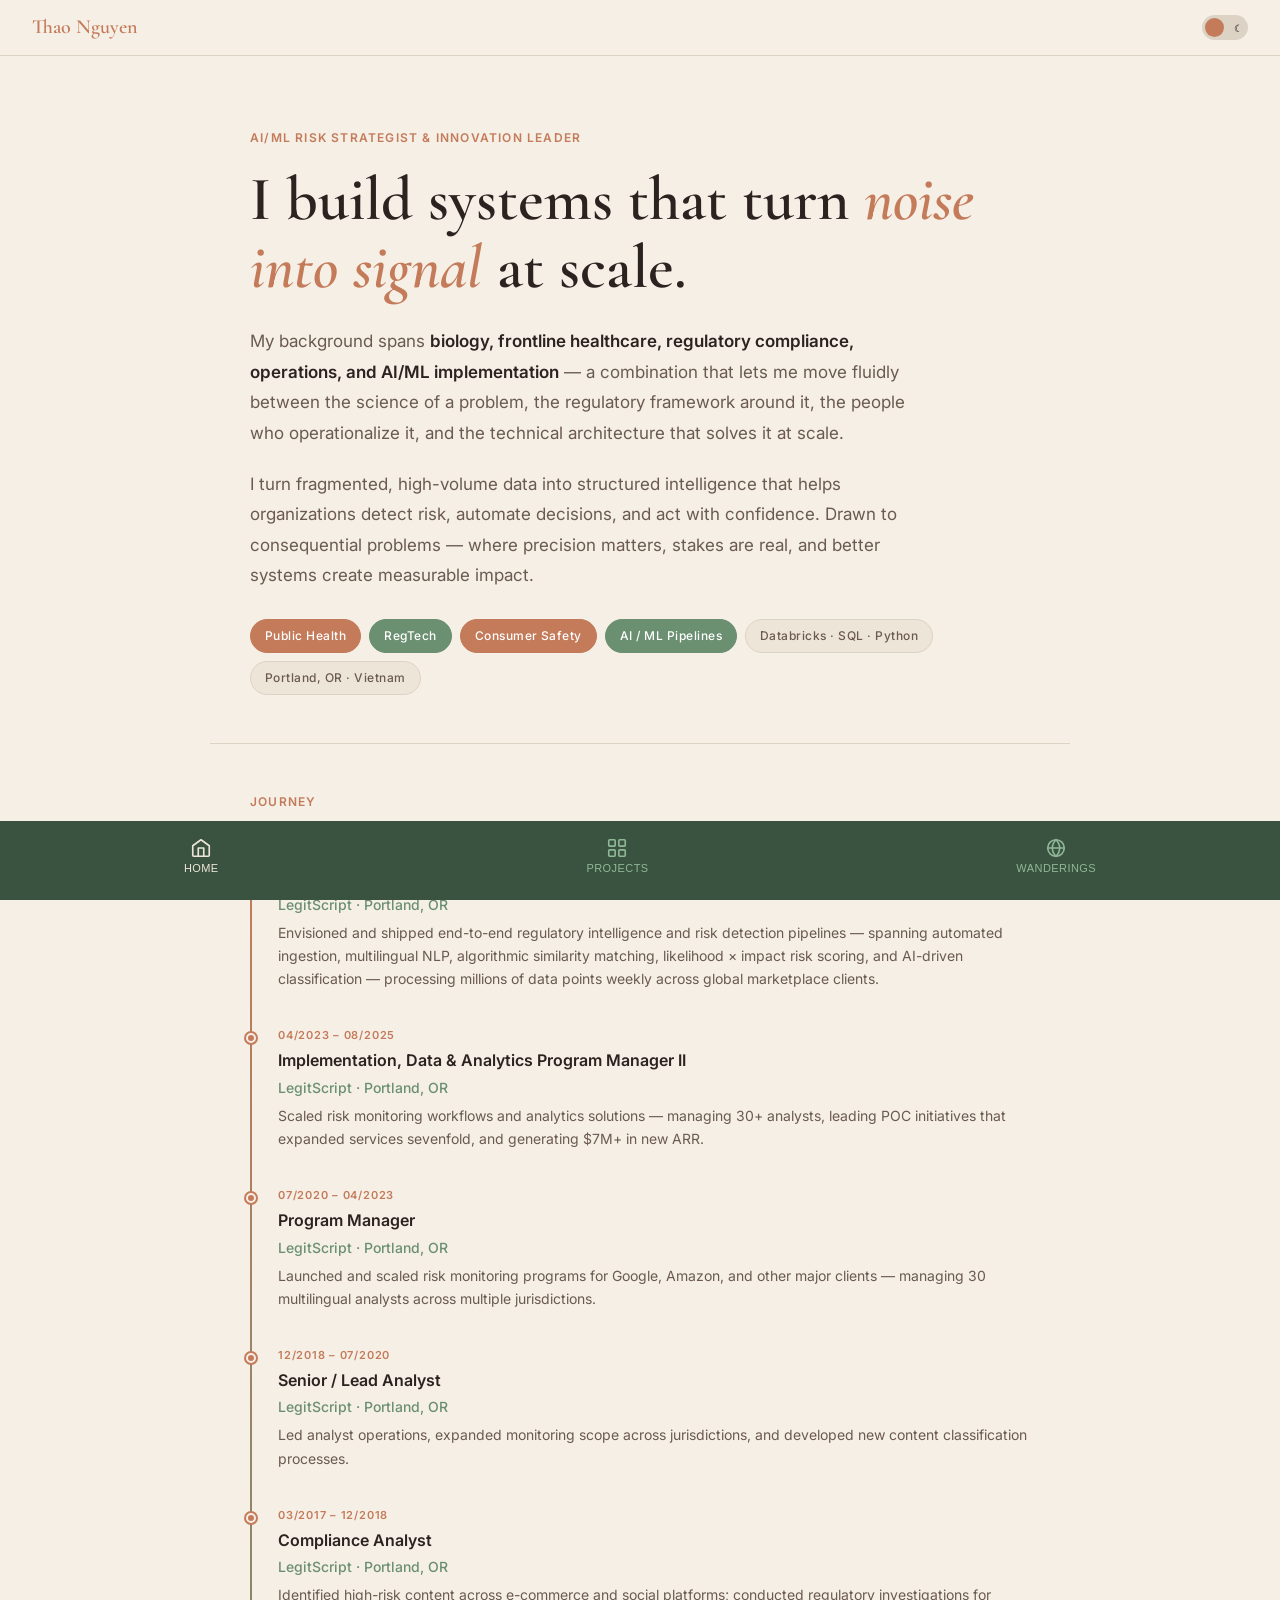
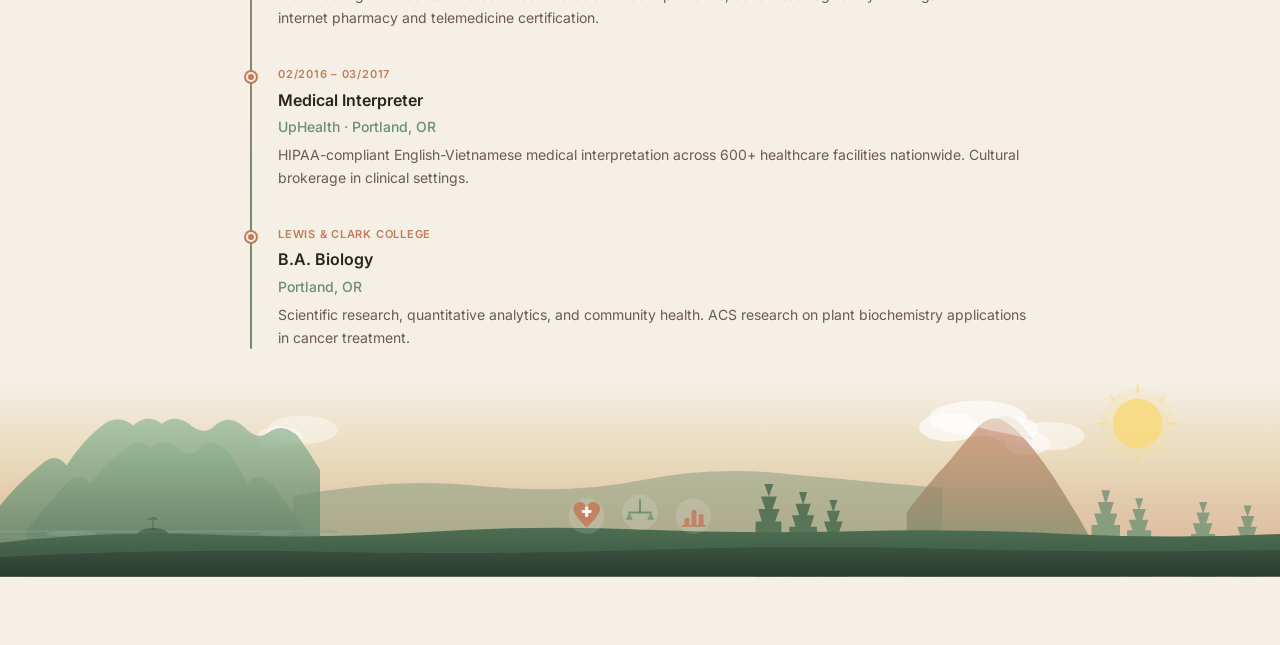
<file: index.html>
<!doctype html>
<html lang="en" data-theme="light">
<head>
  <meta charset="utf-8">
  <meta name="viewport" content="width=device-width, initial-scale=1">
  <title>Thao Nguyen</title>
  <meta name="description" content="AI/ML Risk Strategist & Innovation Leader — public health, RegTech, consumer safety.">
  <link rel="preconnect" href="https://fonts.googleapis.com">
  <link rel="stylesheet" href="https://fonts.googleapis.com/css2?family=Cormorant+Garamond:ital,wght@0,400;0,600;1,400&family=Inter:wght@400;500;600&display=swap">
  <style>
    :root {
      --bg:#F5EFE6;--bg2:#EDE5D8;--card:#FFFDF9;--border:#DDD3C4;
      --text:#2C2220;--text2:#6B5A50;--terra:#C47B5A;--terra-d:#A35E3E;
      --sage:#6B8F71;--sage-d:#4D6E52;
      --land1:#6B8F71;--land2:#4D6E52;--land3:#3A5240;
      --peak:#8FB896;--peak2:#C47B5A;--toggle-bg:#DDD3C4;
      --sky-top-light:#C9DFF0;--sky-bot-light:#E8C9A0;
      --sky-top-dark:#0A0814;--sky-bot-dark:#1A1228;
    }
    [data-theme="dark"] {
      --bg:#1A1512;--bg2:#221C18;--card:#2A2018;--border:#3D3028;
      --text:#EDE5D8;--text2:#A8957F;--terra:#D4896A;--terra-d:#C47B5A;
      --sage:#8FB896;--sage-d:#6B8F71;
      --land1:#2D4A32;--land2:#1E3322;--land3:#142416;
      --peak:#4D6E52;--peak2:#8B5A3E;--toggle-bg:#3D3028;
    }
    *,*::before,*::after{box-sizing:border-box;margin:0;padding:0}
    html{scroll-behavior:smooth}
    body{font-family:'Inter',sans-serif;font-size:16px;line-height:1.65;color:var(--text);background:var(--bg);min-height:100vh;display:flex;flex-direction:column;transition:background .35s,color .35s}

    /* ── TOPBAR ── */
    .topbar{position:sticky;top:0;z-index:100;background:color-mix(in srgb,var(--bg) 90%,transparent);backdrop-filter:blur(14px);border-bottom:1px solid var(--border);padding:0 32px;display:flex;align-items:center;justify-content:space-between;height:56px}
    .topbar-name{font-family:'Cormorant Garamond',serif;font-size:20px;font-weight:600;color:var(--terra);text-decoration:none}
    .toggle-btn{background:var(--toggle-bg);border:none;border-radius:999px;width:46px;height:25px;cursor:pointer;position:relative;transition:background .3s;flex-shrink:0}
    .toggle-btn::after{content:'';position:absolute;top:3px;left:3px;width:19px;height:19px;border-radius:50%;background:var(--terra);transition:transform .3s}
    [data-theme="dark"] .toggle-btn::after{transform:translateX(21px)}
    .toggle-icon{position:absolute;top:50%;transform:translateY(-50%);font-size:10px;pointer-events:none}
    .toggle-icon.sun{left:6px}.toggle-icon.moon{right:5px}

    /* ── PANELS ── */
    main{flex:1}
    .tab-panel{display:none}
    .tab-panel.active{display:block}

    /* ── HOME ── */
    .home-hero{padding:72px 40px 48px;max-width:860px;margin:0 auto}
    .eyebrow{font-size:12px;font-weight:600;letter-spacing:.1em;text-transform:uppercase;color:var(--terra);margin-bottom:18px;display:block}
    .home-hero h1{font-family:'Cormorant Garamond',serif;font-size:clamp(38px,6vw,62px);font-weight:600;line-height:1.1;color:var(--text);margin-bottom:24px}
    .home-hero h1 em{font-style:italic;color:var(--terra)}
    .home-hero .bio{font-size:17px;line-height:1.8;color:var(--text2);max-width:680px;margin-bottom:20px}
    .home-hero .bio strong{color:var(--text);font-weight:600}
    .pill-row{display:flex;flex-wrap:wrap;gap:8px;margin-top:28px}
    .pill{background:var(--bg2);border:1px solid var(--border);color:var(--text2);font-size:12px;font-weight:500;letter-spacing:.04em;padding:6px 14px;border-radius:999px}
    .pill.accent{background:var(--terra);color:#fff;border-color:var(--terra)}
    .pill.sage{background:var(--sage);color:#fff;border-color:var(--sage)}

    /* ── TIMELINE ── */
    .section-wrap{padding:48px 40px 32px;max-width:860px;margin:0 auto;border-top:1px solid var(--border)}
    .section-label{font-size:12px;font-weight:600;letter-spacing:.1em;text-transform:uppercase;color:var(--terra);margin-bottom:32px;display:block}
    .timeline{position:relative;padding-left:28px}
    .timeline::before{content:'';position:absolute;left:0;top:6px;bottom:0;width:2px;background:linear-gradient(to bottom,var(--terra),var(--sage));border-radius:2px}
    .tl-item{position:relative;margin-bottom:36px}
    .tl-item:last-child{margin-bottom:0}
    .tl-item::before{content:'';position:absolute;left:-32px;top:7px;width:10px;height:10px;border-radius:50%;background:var(--terra);border:2px solid var(--bg);box-shadow:0 0 0 2px var(--terra)}
    .tl-date{font-size:11px;font-weight:600;letter-spacing:.07em;text-transform:uppercase;color:var(--terra);margin-bottom:3px}
    .tl-role{font-size:16px;font-weight:600;color:var(--text);margin-bottom:2px}
    .tl-org{font-size:14px;color:var(--sage);font-weight:500;margin-bottom:5px}
    .tl-desc{font-size:14px;color:var(--text2);line-height:1.65}

    /* ── PROJECTS ── */
    .projects-section{padding:56px 40px 40px;max-width:1040px;margin:0 auto}
    .projects-grid{display:grid;grid-template-columns:repeat(auto-fill,minmax(280px,1fr));gap:20px;margin-top:8px}
    .proj-card{background:var(--card);border:1px solid var(--border);border-radius:14px;padding:28px 26px;text-decoration:none;color:var(--text);display:flex;flex-direction:column;gap:12px;transition:transform .25s,box-shadow .25s,border-color .25s}
    .proj-card:hover{transform:translateY(-4px);box-shadow:0 12px 32px color-mix(in srgb,var(--terra) 14%,transparent);border-color:var(--terra)}
    .proj-icon{width:44px;height:44px;border-radius:10px;background:color-mix(in srgb,var(--terra) 12%,var(--bg));display:flex;align-items:center;justify-content:center;font-size:22px}
    .proj-card h3{font-size:17px;font-weight:600;line-height:1.3}
    .proj-card p{font-size:14px;color:var(--text2);line-height:1.65;flex:1}
    .proj-tags{display:flex;flex-wrap:wrap;gap:6px}
    .proj-tag{font-size:11px;font-weight:500;padding:3px 10px;border-radius:999px;background:var(--bg2);color:var(--text2);border:1px solid var(--border)}
    .proj-link{font-size:13px;font-weight:600;color:var(--terra)}
    .proj-status{display:inline-block;font-size:10px;font-weight:600;letter-spacing:.06em;text-transform:uppercase;padding:3px 9px;border-radius:999px;background:color-mix(in srgb,var(--sage) 15%,var(--bg));color:var(--sage-d);border:1px solid color-mix(in srgb,var(--sage) 28%,transparent)}
    .pub-list{display:flex;flex-direction:column}
    .pub-item{padding:20px 0;border-bottom:1px solid var(--border);display:flex;flex-direction:column;gap:5px}
    .pub-item:last-child{border-bottom:none}
    .pub-date{font-size:11px;font-weight:600;letter-spacing:.07em;text-transform:uppercase;color:var(--terra)}
    .pub-title{font-size:16px;font-weight:600;color:var(--text);line-height:1.3;text-decoration:none}
    a.pub-title:hover{color:var(--terra)}
    .pub-role{font-size:13px;color:var(--text2)}

    /* ── WANDERINGS ── */
    .wanderings-section{padding:56px 40px 40px;max-width:960px;margin:0 auto}
    .wander-intro{font-size:17px;color:var(--text2);line-height:1.8;max-width:620px;margin-bottom:40px}
    .sub-label{font-size:12px;font-weight:600;letter-spacing:.1em;text-transform:uppercase;color:var(--terra);margin:36px 0 14px;display:block}
    .sub-label:first-of-type{margin-top:0}
    .flags-grid{display:grid;grid-template-columns:repeat(auto-fill,minmax(105px,1fr));gap:10px}
    .flag-item{display:flex;flex-direction:column;align-items:center;gap:5px;padding:14px 6px;background:var(--card);border:1px solid var(--border);border-radius:12px;transition:transform .2s,border-color .2s}
    .flag-item:hover{transform:translateY(-2px);border-color:var(--terra)}
    .flag-item.home-flag{border-color:var(--sage);background:color-mix(in srgb,var(--sage) 8%,var(--card))}
    .flag-emoji{font-size:30px;line-height:1}
    .flag-name{font-size:11px;font-weight:500;color:var(--text);text-align:center;line-height:1.3}
    .flag-tag{font-size:9px;font-weight:600;letter-spacing:.06em;text-transform:uppercase;color:var(--sage);background:color-mix(in srgb,var(--sage) 12%,var(--bg));padding:2px 7px;border-radius:999px}
    .parks-wrap{background:var(--card);border:1px solid var(--border);border-radius:14px;padding:24px;margin-bottom:8px}
    .parks-grid{display:flex;flex-wrap:wrap;gap:8px;margin-top:12px}
    .park-pill{background:var(--bg2);border:1px solid var(--border);color:var(--text2);font-size:12px;font-weight:500;padding:5px 12px;border-radius:999px}
    .wander-grid{display:grid;grid-template-columns:repeat(auto-fill,minmax(240px,1fr));gap:16px;margin-top:4px}
    .wander-card{background:var(--card);border:1px solid var(--border);border-radius:14px;padding:24px;display:flex;flex-direction:column;gap:10px;transition:border-color .2s,transform .2s}
    .wander-card:hover{border-color:var(--terra);transform:translateY(-2px)}
    .wander-cat{font-size:11px;font-weight:600;letter-spacing:.08em;text-transform:uppercase;color:var(--sage)}
    .wander-card h3{font-family:'Cormorant Garamond',serif;font-size:20px;font-weight:600;line-height:1.3;color:var(--text)}
    .wander-card p{font-size:14px;color:var(--text2);line-height:1.65}
    .wander-coming{font-size:12px;font-weight:500;color:var(--terra)}

    /* ── LANDSCAPE FOOTER ── */
    /* Key: background matches --bg so SVG blends into page seamlessly */
    .site-footer{
      position:relative;
      width:100%;
      /* sky gradient that starts from page bg color and transitions into the landscape sky */
      background:linear-gradient(to bottom, var(--bg) 0%, var(--bg) 20%, transparent 100%);
      margin-top:auto;
    }
    .landscape-svg-wrap{
      display:block;
      width:100%;
      line-height:0; /* removes inline gap */
    }
    .landscape-svg-wrap svg{
      width:100%;
      height:auto;
      display:block;
    }
    /* The sky inside the SVG fades from --bg at the top so it merges with the page */
    .tab-row{
      position:fixed;
      bottom:0;
      left:0;
      right:0;
      z-index:200;
      display:flex;
      justify-content:space-around;
      align-items:center;
      padding:10px 0 20px;
      background:var(--land3);
    }
    /* space at bottom of page so content never hides behind the fixed tab bar */
    body { padding-bottom: 68px; }
    .tab-btn{display:flex;flex-direction:column;align-items:center;gap:3px;background:none;border:none;cursor:pointer;color:#8FB896;transition:color .2s;padding:6px 20px;border-radius:12px}
    .tab-btn:hover,.tab-btn.active{color:#EDE5D8}
    .tab-btn svg{width:22px;height:22px}
    .tab-label{font-size:11px;font-weight:500;letter-spacing:.04em;text-transform:uppercase}

    /* sky show/hide */
    .sky-light{display:block}.sky-dark{display:none}
    [data-theme="dark"] .sky-light{display:none}
    [data-theme="dark"] .sky-dark{display:block}

    @media(max-width:640px){
      .topbar{padding:0 18px}
      .home-hero,.section-wrap,.projects-section,.wanderings-section{padding-left:20px;padding-right:20px}
      .home-hero{padding-top:48px}
    }
  </style>
</head>
<body>

<nav class="topbar">
  <span class="topbar-name">Thao Nguyen</span>
  <button class="toggle-btn" id="themeToggle" aria-label="Toggle dark mode">
    <span class="toggle-icon sun">☀</span>
    <span class="toggle-icon moon">☾</span>
  </button>
</nav>

<main>

  <!-- HOME -->
  <div class="tab-panel active" id="panel-home">
    <div class="home-hero">
      <span class="eyebrow">AI/ML Risk Strategist &amp; Innovation Leader</span>
      <h1>I build systems that turn <em>noise into signal</em> at scale.</h1>
      <p class="bio">My background spans <strong>biology, frontline healthcare, regulatory compliance, operations, and AI/ML implementation</strong> — a combination that lets me move fluidly between the science of a problem, the regulatory framework around it, the people who operationalize it, and the technical architecture that solves it at scale.</p>
      <p class="bio">I turn fragmented, high-volume data into structured intelligence that helps organizations detect risk, automate decisions, and act with confidence. Drawn to consequential problems — where precision matters, stakes are real, and better systems create measurable impact.</p>
      <div class="pill-row">
        <span class="pill accent">Public Health</span>
        <span class="pill sage">RegTech</span>
        <span class="pill accent">Consumer Safety</span>
        <span class="pill sage">AI / ML Pipelines</span>
        <span class="pill">Databricks · SQL · Python</span>
        <span class="pill">Portland, OR · Vietnam</span>
      </div>
    </div>
    <div class="section-wrap">
      <span class="section-label">Journey</span>
      <div class="timeline">
        <div class="tl-item"><div class="tl-date">09/2025 – Present</div><div class="tl-role">Operational Change &amp; Innovation Manager</div><div class="tl-org">LegitScript · Portland, OR</div><div class="tl-desc">Envisioned and shipped end-to-end regulatory intelligence and risk detection pipelines — spanning automated ingestion, multilingual NLP, algorithmic similarity matching, likelihood × impact risk scoring, and AI-driven classification — processing millions of data points weekly across global marketplace clients.</div></div>
        <div class="tl-item"><div class="tl-date">04/2023 – 08/2025</div><div class="tl-role">Implementation, Data &amp; Analytics Program Manager II</div><div class="tl-org">LegitScript · Portland, OR</div><div class="tl-desc">Scaled risk monitoring workflows and analytics solutions — managing 30+ analysts, leading POC initiatives that expanded services sevenfold, and generating $7M+ in new ARR.</div></div>
        <div class="tl-item"><div class="tl-date">07/2020 – 04/2023</div><div class="tl-role">Program Manager</div><div class="tl-org">LegitScript · Portland, OR</div><div class="tl-desc">Launched and scaled risk monitoring programs for Google, Amazon, and other major clients — managing 30 multilingual analysts across multiple jurisdictions.</div></div>
        <div class="tl-item"><div class="tl-date">12/2018 – 07/2020</div><div class="tl-role">Senior / Lead Analyst</div><div class="tl-org">LegitScript · Portland, OR</div><div class="tl-desc">Led analyst operations, expanded monitoring scope across jurisdictions, and developed new content classification processes.</div></div>
        <div class="tl-item"><div class="tl-date">03/2017 – 12/2018</div><div class="tl-role">Compliance Analyst</div><div class="tl-org">LegitScript · Portland, OR</div><div class="tl-desc">Identified high-risk content across e-commerce and social platforms; conducted regulatory investigations for internet pharmacy and telemedicine certification.</div></div>
        <div class="tl-item"><div class="tl-date">02/2016 – 03/2017</div><div class="tl-role">Medical Interpreter</div><div class="tl-org">UpHealth · Portland, OR</div><div class="tl-desc">HIPAA-compliant English-Vietnamese medical interpretation across 600+ healthcare facilities nationwide. Cultural brokerage in clinical settings.</div></div>
        <div class="tl-item"><div class="tl-date">Lewis &amp; Clark College</div><div class="tl-role">B.A. Biology</div><div class="tl-org">Portland, OR</div><div class="tl-desc">Scientific research, quantitative analytics, and community health. ACS research on plant biochemistry applications in cancer treatment.</div></div>
      </div>
    </div>
  </div>

  <!-- PROJECTS -->
  <div class="tab-panel" id="panel-projects">
    <div class="projects-section">
      <span class="section-label">Projects</span>
      <div class="projects-grid">
        <a class="proj-card" href="https://thaopnguyen01.github.io/product_safety_alerts/" target="_blank" rel="noopener">
          <div class="proj-icon">🛡️</div>
          <div><h3>Product Safety Intelligence Dashboard</h3><span class="proj-status">Live</span></div>
          <p>Interactive dashboard visualizing product safety alert trends across global markets — built on publicly available regulatory data.</p>
          <div class="proj-tags"><span class="proj-tag">RegTech</span><span class="proj-tag">Public Health</span><span class="proj-tag">Data Viz</span><span class="proj-tag">HTML</span></div>
          <span class="proj-link">View project →</span>
        </a>
        <a class="proj-card" href="https://thaopnguyen01.github.io/multiple_URLs_opener/" target="_blank" rel="noopener">
          <div class="proj-icon">🔗</div>
          <div><h3>Multiple URLs Opener</h3><span class="proj-status">Live</span></div>
          <p>A browser productivity tool that opens multiple URLs simultaneously — built for analysts and researchers who check many sources at once.</p>
          <div class="proj-tags"><span class="proj-tag">Productivity</span><span class="proj-tag">Browser Tool</span><span class="proj-tag">JavaScript</span></div>
          <span class="proj-link">View project →</span>
        </a>
        <a class="proj-card" href="https://thaopnguyen01.github.io/headerforge-page/" target="_blank" rel="noopener">
          <div class="proj-icon">⚙️</div>
          <div><h3>HeaderForge</h3><span class="proj-status">Live</span></div>
          <p>A utility tool for generating and managing HTTP headers — useful for developers and analysts working with APIs and data pipelines.</p>
          <div class="proj-tags"><span class="proj-tag">Developer Tool</span><span class="proj-tag">API</span><span class="proj-tag">JavaScript</span></div>
          <span class="proj-link">View project →</span>
        </a>
      </div>
      <span class="section-label" style="margin-top:52px;">Publications &amp; Presentations</span>
      <div class="pub-list">
        <div class="pub-item"><span class="pub-date">12 / 2025</span><a class="pub-title" href="https://www.businesswire.com/news/home/20251209572056/en/Problematic-Peptides-Market-LegitScript-Data-Reveals-Multi-Year-Surge-Across-Social-Media-E-Commerce-and-Advertisements" target="_blank" rel="noopener">Problematic Peptides Market: Multi-Year Surge Across Digital Platforms</a><span class="pub-role">Data analysis</span></div>
        <div class="pub-item"><span class="pub-date">05 / 2025</span><a class="pub-title" href="https://www.legitscript.com/legitscript-news/marketplace-risk-benchmarking-program-announcement/" target="_blank" rel="noopener">Marketplace Risk Benchmarking Research Program</a><span class="pub-role">Program designer</span></div>
        <div class="pub-item"><span class="pub-date">07 / 2024</span><a class="pub-title" href="https://www.businesswire.com/news/home/20240716451721/en/LegitScript%E2%80%99s-Data-Reveals-1200-Increase-in-Violative-and-Problematic-Advertisements-for-GLP-1-Medications" target="_blank" rel="noopener">1,200% Increase in Violative and Problematic Advertisements for GLP-1 Medications</a><span class="pub-role">Data analysis</span></div>
        <div class="pub-item"><span class="pub-date">06 / 2022</span><a class="pub-title" href="https://www.legitscript.com/dl/online-risk-management-handbook-download/" target="_blank" rel="noopener">LegitScript Online Risk Management Handbook</a><span class="pub-role">Contributor</span></div>
        <div class="pub-item"><span class="pub-date">09 / 2021</span><span class="pub-title">Consumer Safety Trends on Internet Platforms</span><span class="pub-role">Co-presenter — Trust &amp; Safety Professional Association | Marketplace Risk Management Conference</span></div>
        <div class="pub-item"><span class="pub-date">05 / 2020</span><a class="pub-title" href="https://www.legitscript.com/2023/12/11/geo-targeting-technology-targeting-cloaking/" target="_blank" rel="noopener">Geo-targeting, Technology Targeting, and Cloaking FAQs</a><span class="pub-role">Sole author</span></div>
        <div class="pub-item"><span class="pub-date">10 / 2019</span><a class="pub-title" href="https://www.legitscript.com/dl/injectables/" target="_blank" rel="noopener">Injectable Products FAQs</a><span class="pub-role">Sole author</span></div>
      </div>
    </div>
  </div>

  <!-- WANDERINGS -->
  <div class="tab-panel" id="panel-wanderings">
    <div class="wanderings-section">
      <span class="section-label">Wanderings</span>
      <p class="wander-intro">Born in Vietnam, worked in the USA. I've traveled to seventeen countries across three continents. These are the places, parks, and ideas that have shaped how I see the world.</p>
      <span class="sub-label">Countries</span>
      <div class="flags-grid">
        <div class="flag-item home-flag"><span class="flag-emoji">🇻🇳</span><span class="flag-name">Vietnam</span><span class="flag-tag">Home</span></div>
        <div class="flag-item home-flag"><span class="flag-emoji">🇺🇸</span><span class="flag-name">United States</span><span class="flag-tag">Home</span></div>
        <div class="flag-item"><span class="flag-emoji">🇯🇵</span><span class="flag-name">Japan</span></div>
        <div class="flag-item"><span class="flag-emoji">🇸🇬</span><span class="flag-name">Singapore</span></div>
        <div class="flag-item"><span class="flag-emoji">🇨🇭</span><span class="flag-name">Switzerland</span></div>
        <div class="flag-item"><span class="flag-emoji">🇫🇷</span><span class="flag-name">France</span></div>
        <div class="flag-item"><span class="flag-emoji">🇬🇧</span><span class="flag-name">United Kingdom</span></div>
        <div class="flag-item"><span class="flag-emoji">🇮🇹</span><span class="flag-name">Italy</span></div>
        <div class="flag-item"><span class="flag-emoji">🇲🇨</span><span class="flag-name">Monaco</span></div>
        <div class="flag-item"><span class="flag-emoji">🇻🇦</span><span class="flag-name">Holy See</span></div>
        <div class="flag-item"><span class="flag-emoji">🇨🇦</span><span class="flag-name">Canada</span></div>
        <div class="flag-item"><span class="flag-emoji">🇩🇴</span><span class="flag-name">Dominican Republic</span></div>
        <div class="flag-item"><span class="flag-emoji">🇲🇽</span><span class="flag-name">Mexico</span></div>
        <div class="flag-item"><span class="flag-emoji">🇮🇩</span><span class="flag-name">Indonesia</span></div>
        <div class="flag-item"><span class="flag-emoji">🇰🇭</span><span class="flag-name">Cambodia</span></div>
        <div class="flag-item"><span class="flag-emoji">🇱🇦</span><span class="flag-name">Laos</span></div>
        <div class="flag-item"><span class="flag-emoji">🇹🇭</span><span class="flag-name">Thailand</span></div>
      </div>
      <span class="sub-label">US National Parks</span>
      <div class="parks-wrap">
        <p style="font-size:14px;color:var(--text2);">18 parks — mostly the American West and Pacific Northwest</p>
        <div class="parks-grid">
          <span class="park-pill">Arches</span><span class="park-pill">Canyonlands</span><span class="park-pill">Crater Lake</span><span class="park-pill">Death Valley</span><span class="park-pill">Grand Canyon</span><span class="park-pill">Grand Teton</span><span class="park-pill">Great Sand Dunes</span><span class="park-pill">Kings Canyon</span><span class="park-pill">Lassen Volcanic</span><span class="park-pill">Mesa Verde</span><span class="park-pill">North Cascades</span><span class="park-pill">Olympic</span><span class="park-pill">Pinnacles</span><span class="park-pill">Redwood</span><span class="park-pill">Rocky Mountain</span><span class="park-pill">Sequoia</span><span class="park-pill">Yellowstone</span><span class="park-pill">Yosemite</span>
        </div>
      </div>
      <span class="sub-label">Notes &amp; Essays</span>
      <div class="wander-grid">
        <div class="wander-card"><span class="wander-cat">Surveillance &amp; Public Health</span><h3>Marketplace monitoring and public health surveillance</h3><p>Detecting harmful pharmaceuticals, counterfeit devices, and dangerous chemicals moving through digital platforms has always been epidemiological work — tracking how risk propagates through a population at scale. The methods are identical. Only the domain name differs.</p><span class="wander-coming">Essay coming soon</span></div>
        <div class="wander-card"><span class="wander-cat">Travel</span><h3>Vietnam × Oregon</h3><p>Two landscapes that shaped how I see the world — Ninh Binh's karst peaks and Oregon's volcanic ridges, rice paddies and old-growth firs, the Mekong delta and the Columbia River Gorge.</p><span class="wander-coming">Story coming soon</span></div>
        <div class="wander-card"><span class="wander-cat">Data</span><h3>GLP-1 and the attention economy of health</h3><p>A 1,200% surge in violative ads and what it reveals about how pharmaceutical risk travels through digital platforms — and why marketplace surveillance is the new pharmacovigilance.</p><span class="wander-coming">Post coming soon</span></div>
        <div class="wander-card"><span class="wander-cat">National Parks</span><h3>The Pacific Northwest on foot</h3><p>Crater Lake, Olympic, North Cascades — a long-running project to know every trail in the Pacific Northwest before the glaciers are gone.</p><span class="wander-coming">Photos coming soon</span></div>
      </div>
    </div>
  </div>

</main>

<!-- LANDSCAPE FOOTER — blends into page, tabs sit inside the darkest ground strip -->
<footer class="site-footer">
  <div class="landscape-svg-wrap">
    <svg viewBox="0 0 1440 220" xmlns="http://www.w3.org/2000/svg" preserveAspectRatio="xMidYMax slice">
      <defs>
        <!-- Sky fades FROM page background color at top, so it looks like the scene grows out of the page -->
        <linearGradient id="skyDay" x1="0" y1="0" x2="0" y2="1">
          <stop offset="0%"   stop-color="#F5EFE6" stop-opacity="1"/>
          <stop offset="40%"  stop-color="#E8D8B8" stop-opacity="0.9"/>
          <stop offset="100%" stop-color="#C9956B" stop-opacity="0.6"/>
        </linearGradient>
        <linearGradient id="skyNight" x1="0" y1="0" x2="0" y2="1">
          <stop offset="0%"   stop-color="#1A1512" stop-opacity="1"/>
          <stop offset="40%"  stop-color="#120D20" stop-opacity="0.95"/>
          <stop offset="100%" stop-color="#0A0814" stop-opacity="0.8"/>
        </linearGradient>
        <linearGradient id="pkVN" x1="0" y1="0" x2="0" y2="1">
          <stop offset="0%" stop-color="#8FB896" stop-opacity="0.85"/>
          <stop offset="100%" stop-color="#4D6E52"/>
        </linearGradient>
        <linearGradient id="pkOR" x1="0" y1="0" x2="0" y2="1">
          <stop offset="0%" stop-color="#C47B5A" stop-opacity="0.75"/>
          <stop offset="100%" stop-color="#6B8F71"/>
        </linearGradient>
        <linearGradient id="fg1" x1="0" y1="0" x2="0" y2="1">
          <stop offset="0%" stop-color="#4D6E52"/>
          <stop offset="100%" stop-color="#3A5240"/>
        </linearGradient>
        <linearGradient id="fg2" x1="0" y1="0" x2="0" y2="1">
          <stop offset="0%" stop-color="#3A5240"/>
          <stop offset="100%" stop-color="#2A3D2E"/>
        </linearGradient>
      </defs>

      <!-- Sky — fades from page bg so it reads as part of the page -->
      <rect width="1440" height="220" class="sky-light" fill="url(#skyDay)"/>
      <rect width="1440" height="220" class="sky-dark"  fill="url(#skyNight)"/>

      <!-- ── SUN + CLOUDS (light, right side) ── -->
      <g class="sky-light">
        <circle cx="1280" cy="48" r="28" fill="#F9D97A" opacity="0.82"/>
        <circle cx="1280" cy="48" r="40" fill="#F9D97A" opacity="0.14"/>
        <line x1="1280" y1="12"  x2="1280" y2="5"   stroke="#F9D97A" stroke-width="2.5" stroke-linecap="round" opacity="0.65"/>
        <line x1="1280" y1="84"  x2="1280" y2="91"  stroke="#F9D97A" stroke-width="2.5" stroke-linecap="round" opacity="0.65"/>
        <line x1="1244" y1="48"  x2="1237" y2="48"  stroke="#F9D97A" stroke-width="2.5" stroke-linecap="round" opacity="0.65"/>
        <line x1="1316" y1="48"  x2="1323" y2="48"  stroke="#F9D97A" stroke-width="2.5" stroke-linecap="round" opacity="0.65"/>
        <line x1="1254" y1="22"  x2="1249" y2="17"  stroke="#F9D97A" stroke-width="2"   stroke-linecap="round" opacity="0.5"/>
        <line x1="1306" y1="74"  x2="1311" y2="79"  stroke="#F9D97A" stroke-width="2"   stroke-linecap="round" opacity="0.5"/>
        <line x1="1306" y1="22"  x2="1311" y2="17"  stroke="#F9D97A" stroke-width="2"   stroke-linecap="round" opacity="0.5"/>
        <line x1="1254" y1="74"  x2="1249" y2="79"  stroke="#F9D97A" stroke-width="2"   stroke-linecap="round" opacity="0.5"/>
        <ellipse cx="1100" cy="42" rx="55" ry="20" fill="#fff" opacity="0.68"/>
        <ellipse cx="1068" cy="52" rx="34" ry="16" fill="#fff" opacity="0.68"/>
        <ellipse cx="1138" cy="54" rx="30" ry="14" fill="#fff" opacity="0.68"/>
        <ellipse cx="1180" cy="62" rx="40" ry="16" fill="#fff" opacity="0.52"/>
        <ellipse cx="1156" cy="70" rx="26" ry="13" fill="#fff" opacity="0.52"/>
        <ellipse cx="340"  cy="55" rx="40" ry="16" fill="#fff" opacity="0.38"/>
        <ellipse cx="314"  cy="63" rx="26" ry="12" fill="#fff" opacity="0.38"/>
      </g>

      <!-- ── MOON + STARS (dark, right side) ── -->
      <g class="sky-dark">
        <circle cx="1280" cy="50" r="28" fill="#EDE5D8" opacity="0.9"/>
        <circle cx="1296" cy="41" r="22" fill="#1A1512"  opacity="1"/>
        <ellipse cx="720" cy="100" rx="600" ry="32" fill="#7B6FA0" opacity="0.06" transform="rotate(-5 720 100)"/>
        <circle cx="80"   cy="30"  r="1.3" fill="#EDE5D8" opacity="0.88"/>
        <circle cx="160"  cy="12"  r="0.9" fill="#EDE5D8" opacity="0.72"/>
        <circle cx="240"  cy="42"  r="1.5" fill="#EDE5D8" opacity="0.82"/>
        <circle cx="330"  cy="18"  r="0.8" fill="#EDE5D8" opacity="0.68"/>
        <circle cx="420"  cy="8"   r="1.2" fill="#EDE5D8" opacity="0.78"/>
        <circle cx="510"  cy="36"  r="1.4" fill="#EDE5D8" opacity="0.72"/>
        <circle cx="600"  cy="15"  r="0.9" fill="#EDE5D8" opacity="0.65"/>
        <circle cx="690"  cy="45"  r="1.1" fill="#EDE5D8" opacity="0.78"/>
        <circle cx="780"  cy="22"  r="1.5" fill="#EDE5D8" opacity="0.88"/>
        <circle cx="870"  cy="8"   r="0.8" fill="#EDE5D8" opacity="0.68"/>
        <circle cx="960"  cy="38"  r="1.3" fill="#EDE5D8" opacity="0.82"/>
        <circle cx="1050" cy="16"  r="1.0" fill="#EDE5D8" opacity="0.75"/>
        <circle cx="1140" cy="30"  r="0.9" fill="#EDE5D8" opacity="0.65"/>
        <circle cx="1370" cy="22"  r="1.1" fill="#EDE5D8" opacity="0.72"/>
        <circle cx="1420" cy="42"  r="0.8" fill="#EDE5D8" opacity="0.6"/>
        <circle cx="390"  cy="20"  r="2.0" fill="#fff" opacity="0.88"/>
        <circle cx="820"  cy="12"  r="1.8" fill="#fff" opacity="0.82"/>
        <circle cx="1020" cy="6"   r="2.0" fill="#fff" opacity="0.88"/>
      </g>

      <!-- Trang An / Ha Long Bay — karst peaks rising from water -->
      <!-- Additional closer karst peaks for depth -->
      <path d="M30,220 L30,168 Q50,142 72,118 Q88,100 102,115 Q118,95 138,78 Q155,62 170,76 Q186,62 200,75 Q214,88 224,76 Q238,62 255,78 Q268,95 278,115 Q292,100 308,118 Q325,142 342,165 L342,220Z" fill="url(#pkVN)" opacity="0.55"/>
      <!-- Main dramatic karst silhouettes — tall thin peaks -->
      <path d="M0,220 L0,140 Q20,115 45,95 Q62,78 75,95 Q92,68 115,50 Q132,36 150,50 Q165,36 182,48 Q198,36 215,50 Q230,62 242,50 Q258,36 275,52 Q290,68 302,58 Q318,46 335,62 Q348,80 360,100 L360,220Z" fill="url(#pkVN)" opacity="0.82"/>
      <!-- Water surface — flat reflective lines suggesting bay/lake -->
      <rect x="0"   y="168" width="380" height="2.5" fill="#7BA7A0" opacity="0.45"/>
      <rect x="0"   y="175" width="380" height="1.5" fill="#7BA7A0" opacity="0.30"/>
      <rect x="0"   y="181" width="380" height="1.5" fill="#7BA7A0" opacity="0.20"/>
      <rect x="0"   y="187" width="380" height="1"   fill="#7BA7A0" opacity="0.15"/>
      <!-- Subtle reflection shimmer — lighter patches on water -->
      <ellipse cx="80"  cy="172" rx="28" ry="3" fill="#9EC8C4" opacity="0.22"/>
      <ellipse cx="200" cy="176" rx="22" ry="2" fill="#9EC8C4" opacity="0.18"/>
      <ellipse cx="310" cy="172" rx="18" ry="2" fill="#9EC8C4" opacity="0.16"/>
      <!-- Small traditional boat silhouette on the water -->
      <path d="M158,168 Q172,162 186,168 L190,172 L154,172Z" fill="#3A5240" opacity="0.55"/>
      <line x1="172" y1="168" x2="172" y2="156" stroke="#3A5240" stroke-width="1.2" opacity="0.5"/>
      <path d="M165,156 Q172,150 179,156Z" fill="#3A5240" opacity="0.45"/>

      <!-- ── CENTER rolling hills ── -->
      <path d="M330,220 L330,130 Q440,108 540,118 Q640,128 720,112 Q800,96 880,104 Q960,112 1060,120 L1060,220Z" fill="#6B8F71" opacity="0.42"/>

      <!-- ── OREGON RIGHT ── -->
      <!-- Mt Hood -->
      <path d="M1020,220 L1020,148 Q1042,118 1068,90 Q1086,68 1100,52 Q1116,36 1132,46 Q1146,56 1162,76 Q1184,104 1202,135 Q1218,160 1228,180 L1228,220Z" fill="url(#pkOR)" opacity="0.82"/>
      <!-- Snow cap -->
      <path d="M1100,52 Q1112,40 1122,42 Q1132,36 1144,44 Q1152,52 1164,68 Q1148,62 1132,59 Q1116,56 1100,52Z" fill="#EDE5D8" opacity="0.62"/>
      <!-- Pine trees -->
      <g fill="#4D6E52" opacity="0.88">
        <path d="M850,220 L850,158 L857,158 L853,144 L861,144 L856,130 L865,130 L860,116 L870,116 L865,130 L874,130 L869,144 L877,144 L872,158 L879,158 L879,220Z"/>
        <path d="M888,220 L888,164 L895,164 L891,151 L899,151 L895,138 L903,138 L899,125 L908,125 L904,138 L912,138 L908,151 L916,151 L912,164 L919,164 L919,220Z"/>
        <path d="M925,220 L925,170 L931,170 L927,158 L934,158 L930,146 L937,146 L933,134 L942,134 L938,146 L945,146 L941,158 L948,158 L944,170 L951,170 L951,220Z"/>
      </g>
      <g fill="#6B8F71" opacity="0.75">
        <path d="M1228,220 L1228,162 L1235,162 L1231,149 L1239,149 L1235,136 L1243,136 L1239,123 L1249,123 L1245,136 L1253,136 L1249,149 L1257,149 L1253,162 L1260,162 L1260,220Z"/>
        <path d="M1268,220 L1268,168 L1274,168 L1270,156 L1278,156 L1274,144 L1281,144 L1277,132 L1286,132 L1282,144 L1289,144 L1285,156 L1292,156 L1288,168 L1295,168 L1295,220Z"/>
        <path d="M1340,220 L1340,172 L1346,172 L1342,160 L1350,160 L1346,148 L1353,148 L1349,136 L1358,136 L1354,148 L1361,148 L1357,160 L1364,160 L1360,172 L1367,172 L1367,220Z"/>
        <path d="M1390,220 L1390,176 L1396,176 L1392,164 L1400,164 L1396,152 L1403,152 L1399,140 L1408,140 L1404,152 L1411,152 L1407,164 L1414,164 L1410,176 L1417,176 L1417,220Z"/>
      </g>

      <!-- ── FOREGROUND STRIPS ── -->
      <path d="M0,220 L0,182 Q120,168 240,173 Q360,178 480,170 Q600,162 720,167 Q840,172 960,169 Q1080,166 1200,172 Q1320,178 1440,172 L1440,220Z" fill="url(#fg1)"/>
      <path d="M0,220 L0,198 Q180,188 360,192 Q540,196 720,190 Q900,184 1080,189 Q1260,194 1440,190 L1440,220Z" fill="url(#fg2)"/>

      <!-- ── PASSION ICONS — center, above foreground ── -->
      <!-- Public Health: heart + cross -->
      <g transform="translate(660,152)" opacity="0.92">
        <circle cx="0" cy="0" r="20" fill="#fff" opacity="0.14"/>
        <path d="M0,13 C0,13 -15,-1 -15,-8 C-15,-14 -9,-18 -4,-15 C-2,-14 0,-11 0,-11 C0,-11 2,-14 4,-15 C9,-18 15,-14 15,-8 C15,-1 0,13 0,13Z" fill="#C47B5A" opacity="0.92"/>
        <rect x="-1.8" y="-11" width="3.6" height="12" rx="1.1" fill="#fff" opacity="0.96"/>
        <rect x="-5.5" y="-7"  width="11"  height="3.6" rx="1.1" fill="#fff" opacity="0.96"/>
      </g>
      <!-- RegTech: scales -->
      <g transform="translate(720,148)" opacity="0.92">
        <circle cx="0" cy="0" r="20" fill="#fff" opacity="0.14"/>
        <line x1="-12" y1="0" x2="12" y2="0" stroke="#6B8F71" stroke-width="2.2" stroke-linecap="round"/>
        <line x1="0" y1="-11" x2="0" y2="0" stroke="#6B8F71" stroke-width="2.2" stroke-linecap="round"/>
        <path d="M-12,0 L-16,8 L-8,8Z" fill="#6B8F71" opacity="0.82"/>
        <path d="M12,0 L8,8 L16,8Z" fill="#6B8F71" opacity="0.82"/>
        <line x1="0" y1="-11" x2="0" y2="-15" stroke="#6B8F71" stroke-width="2"/>
      </g>
      <!-- Data: bar chart -->
      <g transform="translate(780,152)" opacity="0.92">
        <circle cx="0" cy="0" r="20" fill="#fff" opacity="0.14"/>
        <rect x="-10" y="2"  width="5.5" height="9"  rx="1.2" fill="#C47B5A" opacity="0.9"/>
        <rect x="-2"  y="-7" width="5.5" height="18" rx="1.2" fill="#C47B5A" opacity="0.9"/>
        <rect x="6"   y="-2" width="5.5" height="13" rx="1.2" fill="#C47B5A" opacity="0.9"/>
        <line x1="-12" y1="11" x2="13" y2="11" stroke="#C47B5A" stroke-width="2" stroke-linecap="round"/>
      </g>
    </svg>
  </div>

  <!-- Tab buttons sit inside the darkest ground color so they read as part of the earth -->
  <div class="tab-row">
    <button class="tab-btn active" data-panel="home" aria-label="Home">
      <svg viewBox="0 0 24 24" fill="none" stroke="currentColor" stroke-width="1.8" stroke-linecap="round" stroke-linejoin="round"><path d="M3 9.5L12 3l9 6.5V20a1 1 0 01-1 1H4a1 1 0 01-1-1V9.5z"/><path d="M9 21V12h6v9"/></svg>
      <span class="tab-label">Home</span>
    </button>
    <button class="tab-btn" data-panel="projects" aria-label="Projects">
      <svg viewBox="0 0 24 24" fill="none" stroke="currentColor" stroke-width="1.8" stroke-linecap="round" stroke-linejoin="round"><rect x="3" y="3" width="7" height="7" rx="1"/><rect x="14" y="3" width="7" height="7" rx="1"/><rect x="3" y="14" width="7" height="7" rx="1"/><rect x="14" y="14" width="7" height="7" rx="1"/></svg>
      <span class="tab-label">Projects</span>
    </button>
    <button class="tab-btn" data-panel="wanderings" aria-label="Wanderings">
      <svg viewBox="0 0 24 24" fill="none" stroke="currentColor" stroke-width="1.8" stroke-linecap="round" stroke-linejoin="round"><circle cx="12" cy="12" r="9"/><path d="M12 3c-2.5 2.5-4 5.5-4 9s1.5 6.5 4 9"/><path d="M12 3c2.5 2.5 4 5.5 4 9s-1.5 6.5-4 9"/><path d="M3 12h18"/></svg>
      <span class="tab-label">Wanderings</span>
    </button>
  </div>
</footer>

<script>
  // Theme
  const root = document.documentElement;
  const saved = localStorage.getItem('theme');
  if (saved) root.setAttribute('data-theme', saved);
  else if (window.matchMedia('(prefers-color-scheme: dark)').matches) root.setAttribute('data-theme','dark');
  document.getElementById('themeToggle').addEventListener('click', () => {
    const next = root.getAttribute('data-theme') === 'dark' ? 'light' : 'dark';
    root.setAttribute('data-theme', next);
    localStorage.setItem('theme', next);
    // Update sky gradient stops to match new bg
    updateSkyGrad();
  });

  function updateSkyGrad() {
    const isDark = document.documentElement.getAttribute('data-theme') === 'dark';
    const stop = document.getElementById('skyTopStop');
    if (stop) stop.setAttribute('stop-color', isDark ? '#1A1512' : '#F5EFE6');
  }
  updateSkyGrad();

  // Tab switching
  document.querySelectorAll('.tab-btn').forEach(tab => {
    tab.addEventListener('click', () => {
      document.querySelectorAll('.tab-btn').forEach(t => t.classList.remove('active'));
      document.querySelectorAll('.tab-panel').forEach(p => p.classList.remove('active'));
      tab.classList.add('active');
      document.getElementById('panel-' + tab.dataset.panel).classList.add('active');
      window.scrollTo({top:0,behavior:'smooth'});
    });
  });

  document.body.style.opacity = '0';
  window.addEventListener('load', () => {
    document.body.style.transition = 'opacity 0.5s ease';
    document.body.style.opacity = '1';
  });
</script>
</body>
</html>
</file>
